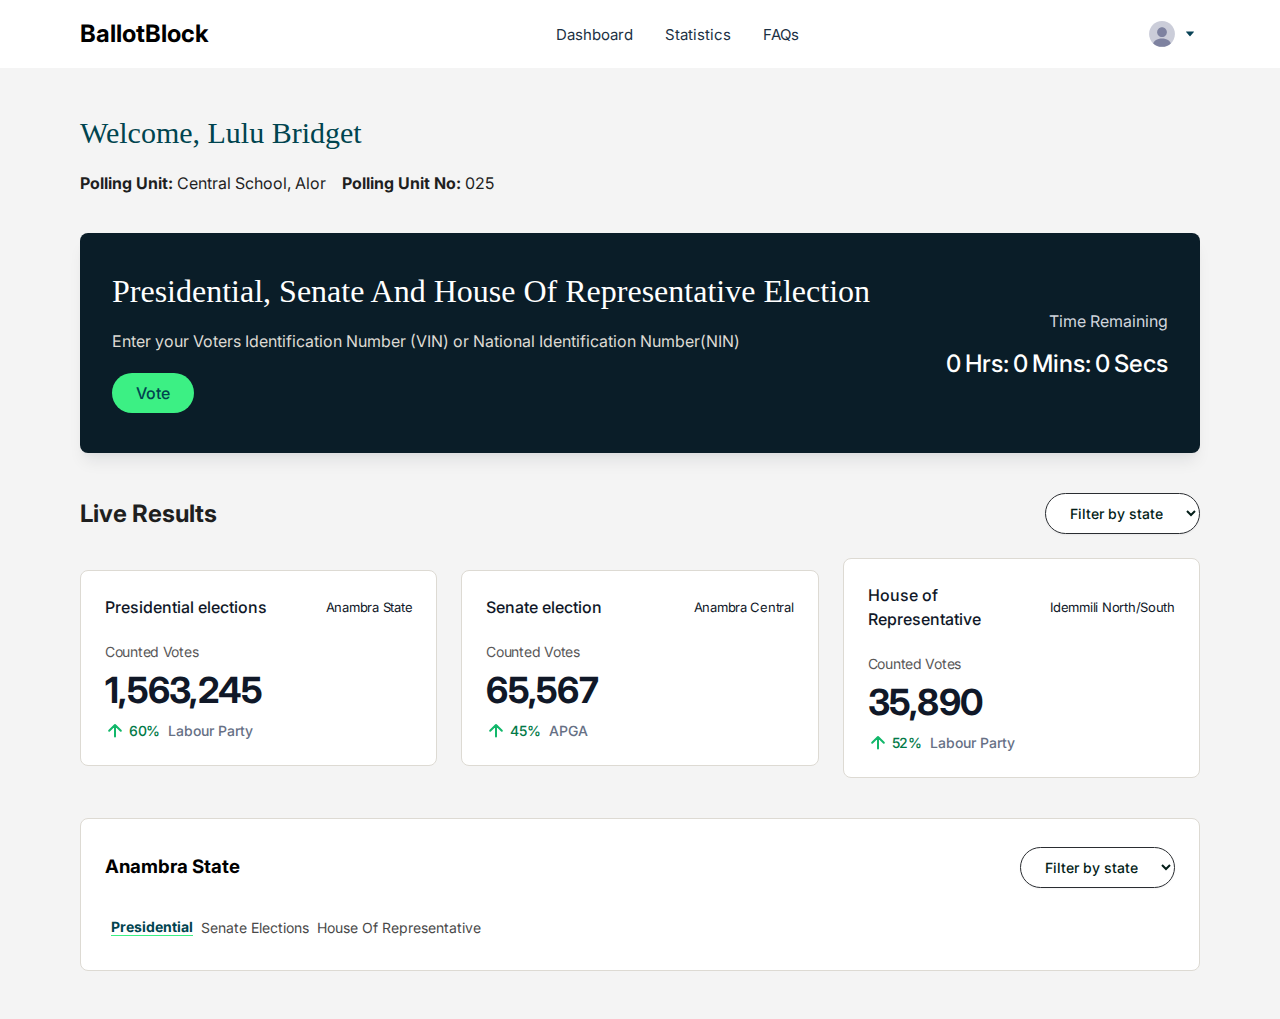
<file: Dashboard/index.html>
<!DOCTYPE html>
<html lang="en">
<head>
    <meta charset="UTF-8">
    <meta name="viewport" content="width=device-width, initial-scale=1.0">
    <title>Voter's Dashboard</title>
    <link rel="stylesheet" href="./style.css">
</head>
<body>
    <div class="hero">
        <header>
            <div class="logo">
                <h2>BallotBlock</h2>
            </div>
            <nav class="navigations">
                <!-- for mobile screen -->
                <div class="hamb">
                    <svg xmlns="http://www.w3.org/2000/svg" width="24" height="24" viewBox="0 0 24 24" fill="none">
                        <path d="M3 12H21M3 6H21M3 18H21" stroke="#344054" stroke-width="2" stroke-linecap="round" stroke-linejoin="round"/>
                    </svg>
                </div>
                <ul class="nav-list">
                    <li><a href="#">Dashboard</a></li>
                    <li><a href="#">Statistics</a></li>
                    <li><a href="#">FAQs</a></li>
                </ul>
            </nav>
            <div class="user-profile">
                <div class="profile-img">
                    <svg xmlns="http://www.w3.org/2000/svg" width="32" height="33" viewBox="0 0 32 33" fill="none">
                        <path opacity="0.4" d="M16 29.7316C23.3638 29.7316 29.3333 23.7621 29.3333 16.3983C29.3333 9.03448 23.3638 3.06494 16 3.06494C8.63619 3.06494 2.66666 9.03448 2.66666 16.3983C2.66666 23.7621 8.63619 29.7316 16 29.7316Z" fill="#7E82A0"/>
                        <path d="M16 9.63818C13.24 9.63818 11 11.8782 11 14.6382C11 17.3448 13.12 19.5449 15.9333 19.6249C15.9733 19.6249 16.0267 19.6249 16.0533 19.6249C16.08 19.6249 16.12 19.6249 16.1467 19.6249C16.16 19.6249 16.1733 19.6249 16.1733 19.6249C18.8667 19.5315 20.9867 17.3448 21 14.6382C21 11.8782 18.76 9.63818 16 9.63818Z" fill="#7E82A0"/>
                        <path d="M25.04 26.1979C22.6667 28.3846 19.4934 29.7313 16 29.7313C12.5067 29.7313 9.33336 28.3846 6.96002 26.1979C7.28002 24.9846 8.14669 23.8779 9.41336 23.0246C13.0534 20.5979 18.9734 20.5979 22.5867 23.0246C23.8667 23.8779 24.72 24.9846 25.04 26.1979Z" fill="#7E82A0"/>
                    </svg>
                </div>
                <div class="dropdown-icon">
                    <svg xmlns="http://www.w3.org/2000/svg" width="20" height="21" viewBox="0 0 20 21" fill="none">
                        <path d="M5.91754 8.43242L9.79806 12.7908C9.9096 12.9161 10.0904 12.9161 10.202 12.7908L14.0824 8.43242C14.2623 8.23031 14.135 7.88477 13.8804 7.88477H6.11952C5.86504 7.88477 5.73761 8.23032 5.91754 8.43242Z" fill="#094357"/>
                    </svg>
                </div>
            </div>
        </header>
    </div>
    <main>
        <div class="dashboard-container">
            <div class="welcome-info">
                <h3>Welcome, Lulu Bridget</h3>
                <div class="polling">
                    <p class="unit-name"><span>Polling unit:</span> Central school, Alor</p>
                    <p class="unit-no"><span>Polling unit No:</span> 025</p>
                </div>
            </div>
            <div class="vote">
                <div class="vote-text">
                    <h3>Presidential, Senate and house of  representative election</h3>
                    <legend>Enter your Voters Identification Number (VIN) or National Identification Number(NIN)</legend>
                    <button><a href="voting page/voting.html">Vote</a></button>
                </div>
                <div class="vote-timing">
                    <p>Time Remaining</p>
                    <div class="timer">
                        <div class="hour time">
                            <span id="hours">0</span>
                            <span>Hrs:</span>
                        </div>
                        <div class="min time">
                            <span id="mins">0</span>
                            <span>mins:</span>
                        </div>
                        <div class="sec time">
                            <span id="secs">0</span>
                            <span>secs</span>
                        </div>
                    </div>
                </div>
            </div>
            <div class="live-result">
                <div class="result-heading">
                    <h3>Live Results</h3>
					<select onchange="toggleLGA(this);" name="state" id="state" class="form-control">
						<option value="" selected="selected">Filter by state</option>
						<option value="Abia">Abia</option>
						<option value="Adamawa">Adamawa</option>
						<option value="AkwaIbom">AkwaIbom</option>
						<option value="Anambra">Anambra</option>
						<option value="Bauchi">Bauchi</option>
                        <option value="Bayelsa">Bayelsa</option>
                        <option value="Benue">Benue</option>
                        <option value="Borno">Borno</option>
                        <option value="Cross River">Cross River</option>
                        <option value="Delta">Delta</option>
                        <option value="Ebonyi">Ebonyi</option>
                        <option value="Edo">Edo</option>
                        <option value="Ekiti">Ekiti</option>
                        <option value="Enugu">Enugu</option>
                        <option value="FCT">FCT</option>
                        <option value="Gombe">Gombe</option>
                        <option value="Imo">Imo</option>
                        <option value="Jigawa">Jigawa</option>
                        <option value="Kaduna">Kaduna</option>
                        <option value="Kano">Kano</option>
                        <option value="Katsina">Katsina</option>
                        <option value="Kebbi">Kebbi</option>
                        <option value="Kogi">Kogi</option>
                        <option value="Kwara">Kwara</option>
                        <option value="Lagos">Lagos</option>
                        <option value="Nasarawa">Nasarawa</option>
                        <option value="Niger">Niger</option>
                        <option value="Ogun">Ogun</option>
                        <option value="Ondo">Ondo</option>
                        <option value="Osun">Osun</option>
                        <option value="Oyo">Oyo</option>
                        <option value="Plateau">Plateau</option>
                        <option value="Rivers">Rivers</option>
                        <option value="Sokoto">Sokoto</option>
                        <option value="Taraba">Taraba</option>
                        <option value="Yobe">Yobe</option>
                        <option value="Zamfara">Zamafara</option>
					</select>
                </div>
                <div class="result-container">
                    <div class="result">
                        <div class="result-box">
                            <div class="r-heading">
                                <h4>Presidential elections</h4>
                                <span>Anambra State</span>
                            </div>
                            <div class="counted-vote">
                                <small>Counted Votes</small>
                                <div class="number">
                                    <span>1,563,245</span>
                                </div>
                                <div class="change">
                                    <div class="chart">
                                        <svg xmlns="http://www.w3.org/2000/svg" width="20" height="21" viewBox="0 0 20 21" fill="none">
                                            <path d="M10.0001 16.6023V4.93567M10.0001 4.93567L4.16675 10.769M10.0001 4.93567L15.8334 10.769" stroke="#12B76A" stroke-width="2" stroke-linecap="round" stroke-linejoin="round"/>
                                        </svg>
                                        <small>60%</small>
                                    </div>
                                    <span>Labour Party</span>
                                </div>
                            </div>
                        </div>
                        <div class="result-box">
                            <div class="r-heading">
                                <h4>Senate election</h4>
                                <span>Anambra Central</span>
                            </div>
                            <div class="counted-vote">
                                <small>Counted Votes</small>
                                <div class="number">
                                    <span>65,567</span>
                                </div>
                                <div class="change">
                                    <div class="chart">
                                        <svg xmlns="http://www.w3.org/2000/svg" width="20" height="21" viewBox="0 0 20 21" fill="none">
                                            <path d="M10.0001 16.6023V4.93567M10.0001 4.93567L4.16675 10.769M10.0001 4.93567L15.8334 10.769" stroke="#12B76A" stroke-width="2" stroke-linecap="round" stroke-linejoin="round"/>
                                        </svg>
                                        <small>45%</small>
                                    </div>
                                    <span>APGA</span>
                                </div>
                            </div>
                        </div>
                        <div class="result-box">
                            <div class="r-heading">
                                <h4>House of Representative</h4>
                                <span>Idemmili North/South</span>
                            </div>
                            <div class="counted-vote">
                                <small>Counted Votes</small>
                                <div class="number">
                                    <span>35,890</span>
                                </div>
                                <div class="change">
                                    <div class="chart">
                                        <svg xmlns="http://www.w3.org/2000/svg" width="20" height="21" viewBox="0 0 20 21" fill="none">
                                            <path d="M10.0001 16.6023V4.93567M10.0001 4.93567L4.16675 10.769M10.0001 4.93567L15.8334 10.769" stroke="#12B76A" stroke-width="2" stroke-linecap="round" stroke-linejoin="round"/>
                                        </svg>
                                        <small>52%</small>
                                    </div>
                                    <span>Labour Party</span>
                                </div>
                            </div>
                        </div>
                    </div>
                </div>
            </div>
            <div class="state-statistics">
                <div class="stat-heading">
                    <h3>Anambra State</h3>
					<select onchange="toggleLGA(this);" name="state" id="state" class="state-list">
						<option value="" selected="selected">Filter by state</option>
						<option value="Abia">Abia</option>
						<option value="Adamawa">Adamawa</option>
						<option value="AkwaIbom">AkwaIbom</option>
						<option value="Anambra">Anambra</option>
						<option value="Bauchi">Bauchi</option>
                        <option value="Bayelsa">Bayelsa</option>
                        <option value="Benue">Benue</option>
                        <option value="Borno">Borno</option>
                        <option value="Cross River">Cross River</option>
                        <option value="Delta">Delta</option>
                        <option value="Ebonyi">Ebonyi</option>
                        <option value="Edo">Edo</option>
                        <option value="Ekiti">Ekiti</option>
                        <option value="Enugu">Enugu</option>
                        <option value="FCT">FCT</option>
                        <option value="Gombe">Gombe</option>
                        <option value="Imo">Imo</option>
                        <option value="Jigawa">Jigawa</option>
                        <option value="Kaduna">Kaduna</option>
                        <option value="Kano">Kano</option>
                        <option value="Katsina">Katsina</option>
                        <option value="Kebbi">Kebbi</option>
                        <option value="Kogi">Kogi</option>
                        <option value="Kwara">Kwara</option>
                        <option value="Lagos">Lagos</option>
                        <option value="Nasarawa">Nasarawa</option>
                        <option value="Niger">Niger</option>
                        <option value="Ogun">Ogun</option>
                        <option value="Ondo">Ondo</option>
                        <option value="Osun">Osun</option>
                        <option value="Oyo">Oyo</option>
                        <option value="Plateau">Plateau</option>
                        <option value="Rivers">Rivers</option>
                        <option value="Sokoto">Sokoto</option>
                        <option value="Taraba">Taraba</option>
                        <option value="Yobe">Yobe</option>
                        <option value="Zamfara">Zamafara</option>
					</select>
                </div>
                <div class="election-category">
                    <span class="active">Presidential</span>
                    <span>Senate Elections</span>
                    <span>House of Representative</span>
                </div>
            </div>
        </div>
    </main>
    <script src="/Dashboard/script.js"></script>
</body>
</html>
</file>
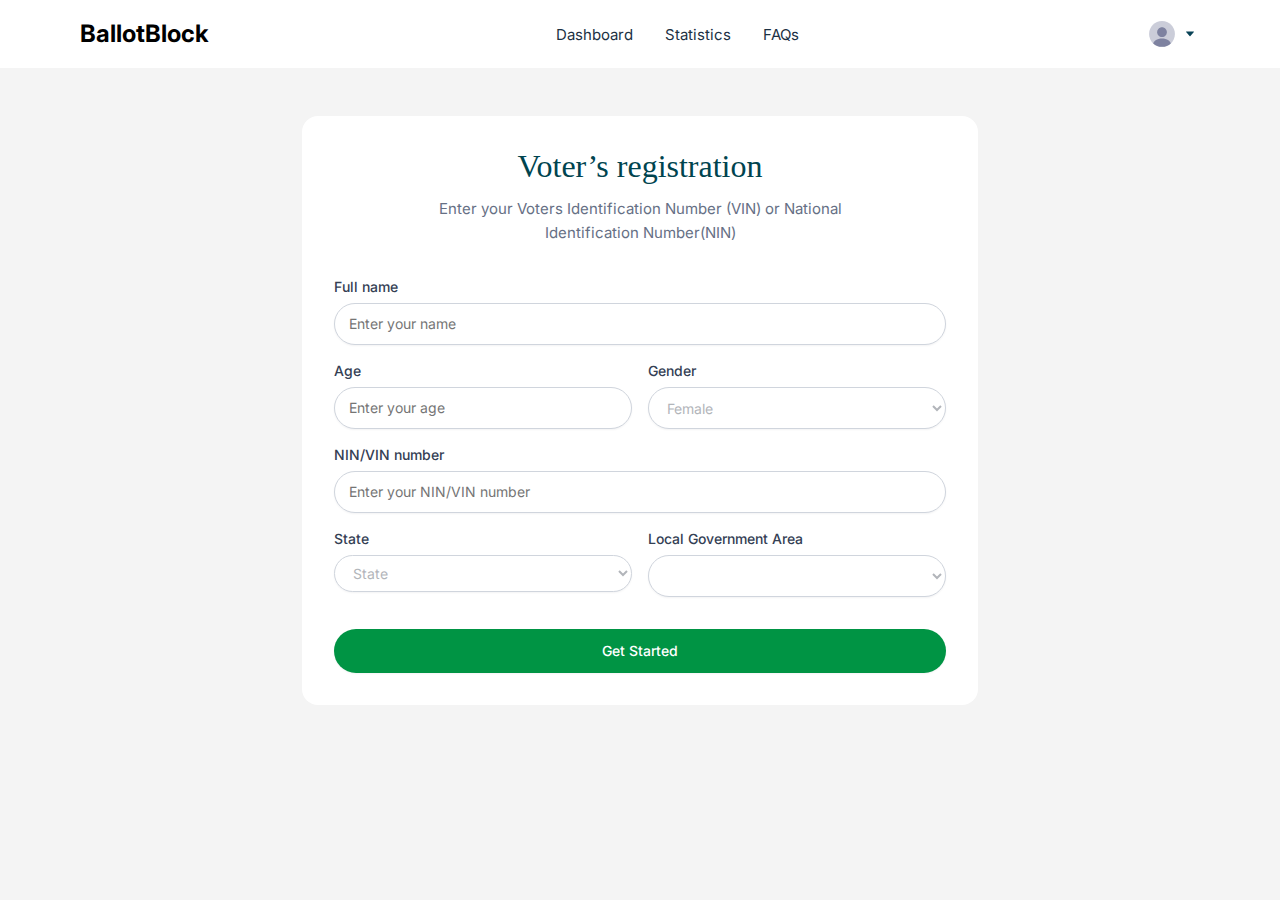
<file: Voter's Registration/index.html>
<!DOCTYPE html>
<html lang="en">
<head>
    <meta charset="UTF-8">
    <meta name="viewport" content="width=device-width, initial-scale=1.0">
    <title>Ballot Block</title>
    <link rel="stylesheet" href="./style.css">
</head>
<body>
    <section class="hero">
        <header>
            <div class="logo">
                <h2>BallotBlock</h2>
            </div>
            <nav class="navigations">
                <!-- for mobile screen -->
                <div class="hamb">
                    <span></span>
                    <span></span>
                    <span></span>
                </div>
                <ul class="nav-list">
                    <li><a href="#">Dashboard</a></li>
                    <li><a href="#">Statistics</a></li>
                    <li><a href="#">FAQs</a></li>
                </ul>
            </nav>
            <div class="user-profile">
                <div class="profile-img">
                    <svg xmlns="http://www.w3.org/2000/svg" width="32" height="33" viewBox="0 0 32 33" fill="none">
                        <path opacity="0.4" d="M16 29.7316C23.3638 29.7316 29.3333 23.7621 29.3333 16.3983C29.3333 9.03448 23.3638 3.06494 16 3.06494C8.63619 3.06494 2.66666 9.03448 2.66666 16.3983C2.66666 23.7621 8.63619 29.7316 16 29.7316Z" fill="#7E82A0"/>
                        <path d="M16 9.63818C13.24 9.63818 11 11.8782 11 14.6382C11 17.3448 13.12 19.5449 15.9333 19.6249C15.9733 19.6249 16.0267 19.6249 16.0533 19.6249C16.08 19.6249 16.12 19.6249 16.1467 19.6249C16.16 19.6249 16.1733 19.6249 16.1733 19.6249C18.8667 19.5315 20.9867 17.3448 21 14.6382C21 11.8782 18.76 9.63818 16 9.63818Z" fill="#7E82A0"/>
                        <path d="M25.04 26.1979C22.6667 28.3846 19.4934 29.7313 16 29.7313C12.5067 29.7313 9.33336 28.3846 6.96002 26.1979C7.28002 24.9846 8.14669 23.8779 9.41336 23.0246C13.0534 20.5979 18.9734 20.5979 22.5867 23.0246C23.8667 23.8779 24.72 24.9846 25.04 26.1979Z" fill="#7E82A0"/>
                    </svg>
                </div>
                <div class="dropdown-icon">
                    <svg xmlns="http://www.w3.org/2000/svg" width="20" height="21" viewBox="0 0 20 21" fill="none">
                        <path d="M5.91754 8.43242L9.79806 12.7908C9.9096 12.9161 10.0904 12.9161 10.202 12.7908L14.0824 8.43242C14.2623 8.23031 14.135 7.88477 13.8804 7.88477H6.11952C5.86504 7.88477 5.73761 8.23032 5.91754 8.43242Z" fill="#094357"/>
                    </svg>
                </div>
            </div>
        </header>
    </section>
    <div class="hero-text">
        <div class="container" id="signupForm">
            <div class="form-heading" role="heading">
                <h3>Voter’s registration</h3>
                <p>Enter your Voters Identification Number (VIN) or National Identification Number(NIN)</p>
            </div>
            <form class="voter-registration" role="form">
                <div class="userName user-info" >
                    <label for="name">Full name</label>
                    <input type="text" class="user-input" placeholder="Enter your name">
                </div>
                <div class="ageGender">
                    <div class="age user-info">
                        <label for="age">Age</label>
                        <input type="number" class="user-input" placeholder="Enter your age">
                    </div>
                    <div class="gender user-info">
                        <label for="gender">Gender</label>
                        <select>
                            <option>Female</option>
                            <option>Male</option>
                        </select>
                    </div>
                </div>  
                <div class="nin-vin user-info">
                    <label for="nin">NIN/VIN number</label>
                    <input type="number" class="user-input" placeholder="Enter your NIN/VIN number">
                </div>
                <div class="stateArea">
                    <div class="state user-info">
                        <label class="control-label">State</label>
						<select onchange="toggleLGA(this);" name="state" id="state" class="form-control">
							<option value="" selected="selected">State</option>
							<option value="Abia">Abia</option>
							<option value="Adamawa">Adamawa</option>
							<option value="AkwaIbom">AkwaIbom</option>
							<option value="Anambra">Anambra</option>
							<option value="Bauchi">Bauchi</option>
							<option value="Bayelsa">Bayelsa</option>
							<option value="Benue">Benue</option>
							<option value="Borno">Borno</option>
							<option value="Cross River">Cross River</option>
							<option value="Delta">Delta</option>
							<option value="Ebonyi">Ebonyi</option>
							<option value="Edo">Edo</option>
							<option value="Ekiti">Ekiti</option>
							<option value="Enugu">Enugu</option>
							<option value="FCT">FCT</option>
							<option value="Gombe">Gombe</option>
							<option value="Imo">Imo</option>
							<option value="Jigawa">Jigawa</option>
							<option value="Kaduna">Kaduna</option>
							<option value="Kano">Kano</option>
							<option value="Katsina">Katsina</option>
							<option value="Kebbi">Kebbi</option>
							<option value="Kogi">Kogi</option>
							<option value="Kwara">Kwara</option>
							<option value="Lagos">Lagos</option>
							<option value="Nasarawa">Nasarawa</option>
							<option value="Niger">Niger</option>
							<option value="Ogun">Ogun</option>
							<option value="Ondo">Ondo</option>
							<option value="Osun">Osun</option>
							<option value="Oyo">Oyo</option>
							<option value="Plateau">Plateau</option>
							<option value="Rivers">Rivers</option>
							<option value="Sokoto">Sokoto</option>
							<option value="Taraba">Taraba</option>
							<option value="Yobe">Yobe</option>
							<option value="Zamfara">Zamafara</option>
						</select>
                    </div>
                    <div class="area user-info form-group">
                        <label for="localArea">Local Government Area</label>
                        <select name="lga" id="lga" class="form-control select-lga" required></select>
                    </div>
                </div>
              
            </form>
            <div class="button">
                <a href="#" role="button">Get Started</a></button>
            </div>
        </div>
    </div>
    <script src="https://code.jquery.com/jquery-3.5.1.slim.min.js"
    integrity="sha384-DfXdz2htPH0lsSSs5nCTpuj/zy4C+OGpamoFVy38MVBnE+IbbVYUew+OrCXaRkfj"
    crossorigin="anonymous"></script>
<script src="https://cdn.jsdelivr.net/npm/popper.js@1.16.0/dist/umd/popper.min.js"
    integrity="sha384-Q6E9RHvbIyZFJoft+2mJbHaEWldlvI9IOYy5n3zV9zzTtmI3UksdQRVvoxMfooAo"
    crossorigin="anonymous"></script>
    <script src="./lga.min.js"></script>
    <script src="./script.js"></script>
</body>
</html>
</file>
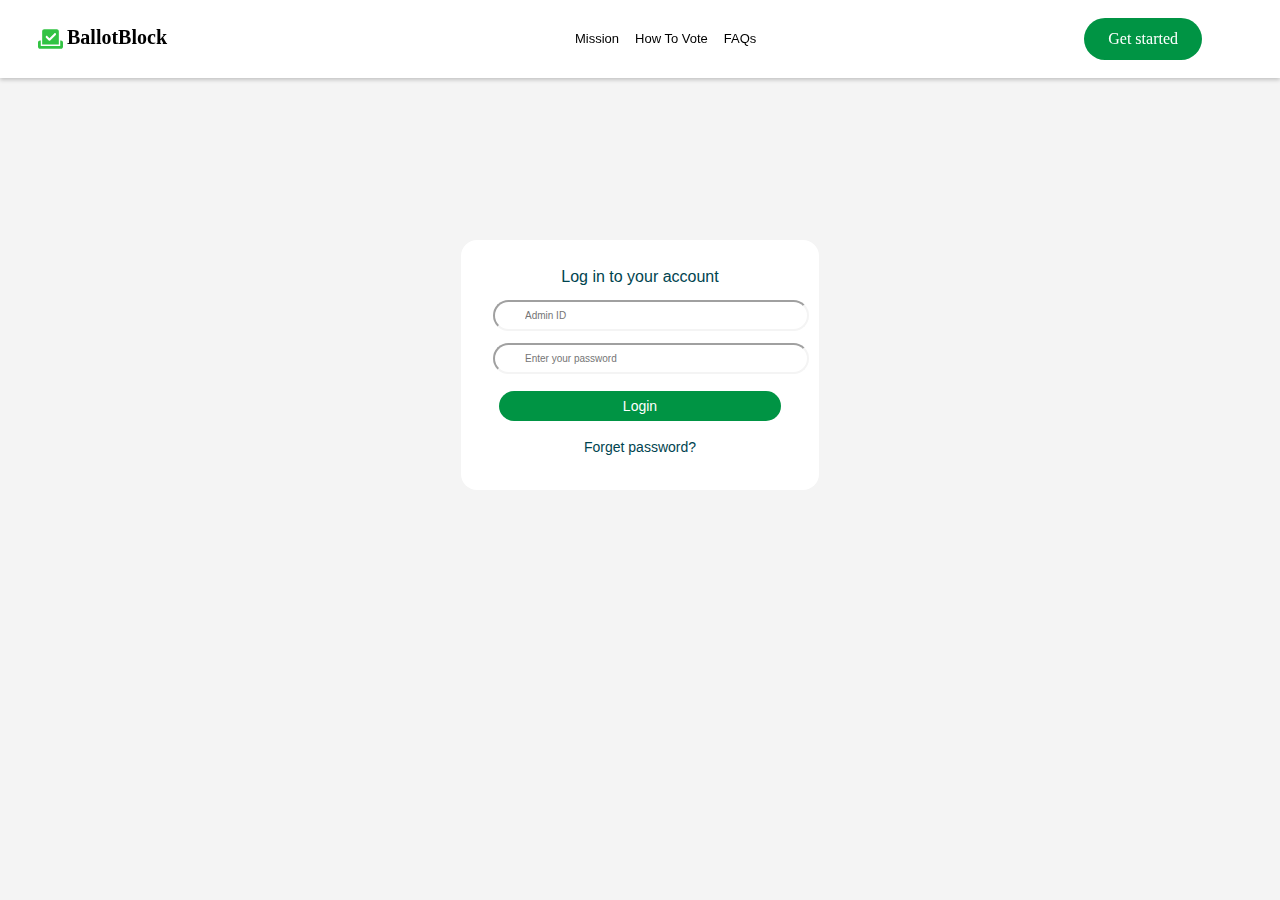
<file: login page/login.html>
<!DOCTYPE html>
<html lang="en">
<head>
    <meta charset="UTF-8">
    <meta name="viewport" content="width=device-width, initial-scale=1.0">
    <title>BallotBlock Login</title>
    <link rel="stylesheet" type="text/css" href="assets/bootstrap.min.css">
    <link rel="stylesheet" href="login.css">
    <link rel="stylesheet" href="https://cdnjs.cloudflare.com/ajax/libs/font-awesome/4.7.0/css/font-awesome.min.css">
</head>
<body>
    <div class="main-wrapper">
        <div class="header-wrapper">
            <div class="header gap-x">
                <nav class="navbar navbar-expand-lg main container-fluid">
                    <div class="logo">
                        <img src="vote logo.svg">
                        <h2 class="Ballot">BallotBlock</h2>
                    </div>

                    <button class="navbar-toggler" type="button" data-toggle="collapse" data-target="#collapsibleNavbar">
                        <span class="navbar-toggler-icon"></span>
                        <div class="hamburger">
                            <div class="hamburger-top"></div>
                            <div class="hamburger-middle"></div>
                            <div class="hamburger-bottom"></div>
                        </div>
                    </button>

                    <div class="collapse navbar-collapse mobile" id="collapsibleNavbar">
                        <ul class="navbar-nav Mission">
                            <li class="nav-item">
                                <a class="nav-link header1" href="">Mission</a>
                            </li>
                            <li class="nav-item">
                                <a class="nav-link header1" href="">How To Vote</a>
                            </li>
                            <li class="nav-item">
                                <a class="nav-link header1" href="">FAQs</a>
                            </li>
                        </ul>
                        <ul class="navbar-nav ml-auto">
                            <li class="nav-item">
                                <div class="getStarted">
                                    <a class="nav-link header2" href="Dashboard/index.html">Get started</a>
                                </div>
                            </li>
                        </ul>
                    </div>
                </nav>
            </div>
        </div>
    </div>

    <section class="login-page container-fluid">
        <div class="login-box">
            <h3 class="text2">Log in to your account</h3>
            <div class="form">
                <div class="">
                    <input class="admin" type="text" placeholder="Admin ID">
                </div>
                <div class="">
                    <input class="password" type="password" placeholder="Enter your password">
                </div>
                <div class="link2">
                    <a class="login-link" href="Dashboard/index.html">Login</a>
                </div>
            </div>
            <p class="forgotP">Forget password?</p>

        </div>
    </section>
    <script src="assets/jquery.min.js"></script>
	<script type="text/javascript" src="assets/popper.min.js"></script>
	<script src="assets/bootstrap.min.js"></script>
</body>
</html>
</file>
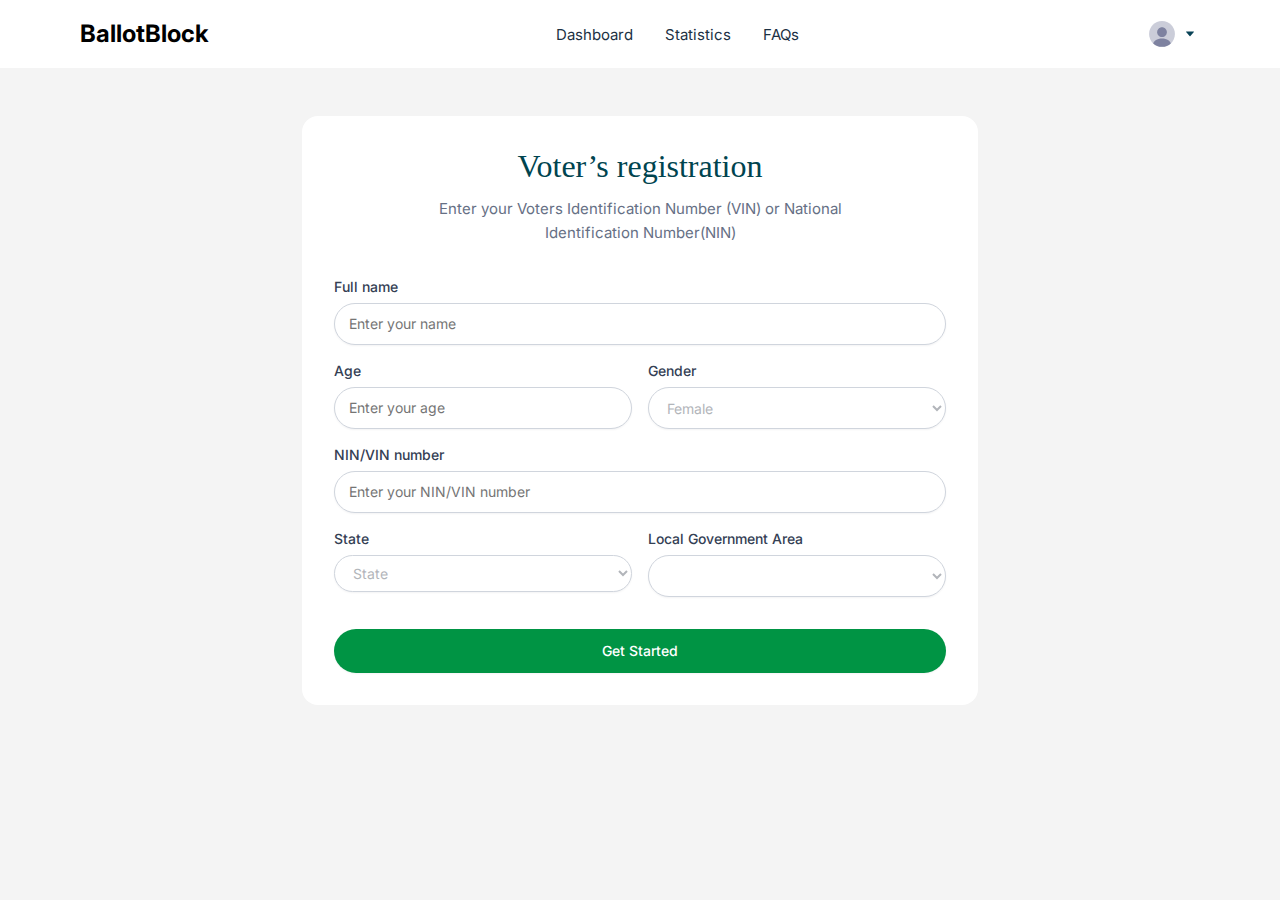
<file: Voter's Registration/registration.html>
<!DOCTYPE html>
<html lang="en">
<head>
    <meta charset="UTF-8">
    <meta name="viewport" content="width=device-width, initial-scale=1.0">
    <title>Ballot Block</title>
    <link rel="stylesheet" href="./style.css">
</head>
<body>
    <section class="hero">
        <header>
            <div class="logo">
                <h2>BallotBlock</h2>
            </div>
            <nav class="navigations">
                <!-- for mobile screen -->
                <div class="hamb">
                    <span></span>
                    <span></span>
                    <span></span>
                </div>
                <ul class="nav-list">
                    <li><a href="#">Dashboard</a></li>
                    <li><a href="#">Statistics</a></li>
                    <li><a href="#">FAQs</a></li>
                </ul>
            </nav>
            <div class="user-profile">
                <div class="profile-img">
                    <svg xmlns="http://www.w3.org/2000/svg" width="32" height="33" viewBox="0 0 32 33" fill="none">
                        <path opacity="0.4" d="M16 29.7316C23.3638 29.7316 29.3333 23.7621 29.3333 16.3983C29.3333 9.03448 23.3638 3.06494 16 3.06494C8.63619 3.06494 2.66666 9.03448 2.66666 16.3983C2.66666 23.7621 8.63619 29.7316 16 29.7316Z" fill="#7E82A0"/>
                        <path d="M16 9.63818C13.24 9.63818 11 11.8782 11 14.6382C11 17.3448 13.12 19.5449 15.9333 19.6249C15.9733 19.6249 16.0267 19.6249 16.0533 19.6249C16.08 19.6249 16.12 19.6249 16.1467 19.6249C16.16 19.6249 16.1733 19.6249 16.1733 19.6249C18.8667 19.5315 20.9867 17.3448 21 14.6382C21 11.8782 18.76 9.63818 16 9.63818Z" fill="#7E82A0"/>
                        <path d="M25.04 26.1979C22.6667 28.3846 19.4934 29.7313 16 29.7313C12.5067 29.7313 9.33336 28.3846 6.96002 26.1979C7.28002 24.9846 8.14669 23.8779 9.41336 23.0246C13.0534 20.5979 18.9734 20.5979 22.5867 23.0246C23.8667 23.8779 24.72 24.9846 25.04 26.1979Z" fill="#7E82A0"/>
                    </svg>
                </div>
                <div class="dropdown-icon">
                    <svg xmlns="http://www.w3.org/2000/svg" width="20" height="21" viewBox="0 0 20 21" fill="none">
                        <path d="M5.91754 8.43242L9.79806 12.7908C9.9096 12.9161 10.0904 12.9161 10.202 12.7908L14.0824 8.43242C14.2623 8.23031 14.135 7.88477 13.8804 7.88477H6.11952C5.86504 7.88477 5.73761 8.23032 5.91754 8.43242Z" fill="#094357"/>
                    </svg>
                </div>
            </div>
        </header>
    </section>
    <div class="hero-text">
        <div class="container" id="signupForm">
            <div class="form-heading" role="heading">
                <h3>Voter’s registration</h3>
                <p>Enter your Voters Identification Number (VIN) or National Identification Number(NIN)</p>
            </div>
            <form class="voter-registration" role="form">
                <div class="userName user-info" >
                    <label for="name">Full name</label>
                    <input type="text" class="user-input" placeholder="Enter your name">
                </div>
                <div class="ageGender">
                    <div class="age user-info">
                        <label for="age">Age</label>
                        <input type="number" class="user-input" placeholder="Enter your age">
                    </div>
                    <div class="gender user-info">
                        <label for="gender">Gender</label>
                        <select>
                            <option>Female</option>
                            <option>Male</option>
                        </select>
                    </div>
                </div>  
                <div class="nin-vin user-info">
                    <label for="nin">NIN/VIN number</label>
                    <input type="number" class="user-input" placeholder="Enter your NIN/VIN number">
                </div>
                <div class="stateArea">
                    <div class="state user-info">
                        <label class="control-label">State</label>
						<select onchange="toggleLGA(this);" name="state" id="state" class="form-control">
							<option value="" selected="selected">State</option>
							<option value="Abia">Abia</option>
							<option value="Adamawa">Adamawa</option>
							<option value="AkwaIbom">AkwaIbom</option>
							<option value="Anambra">Anambra</option>
							<option value="Bauchi">Bauchi</option>
							<option value="Bayelsa">Bayelsa</option>
							<option value="Benue">Benue</option>
							<option value="Borno">Borno</option>
							<option value="Cross River">Cross River</option>
							<option value="Delta">Delta</option>
							<option value="Ebonyi">Ebonyi</option>
							<option value="Edo">Edo</option>
							<option value="Ekiti">Ekiti</option>
							<option value="Enugu">Enugu</option>
							<option value="FCT">FCT</option>
							<option value="Gombe">Gombe</option>
							<option value="Imo">Imo</option>
							<option value="Jigawa">Jigawa</option>
							<option value="Kaduna">Kaduna</option>
							<option value="Kano">Kano</option>
							<option value="Katsina">Katsina</option>
							<option value="Kebbi">Kebbi</option>
							<option value="Kogi">Kogi</option>
							<option value="Kwara">Kwara</option>
							<option value="Lagos">Lagos</option>
							<option value="Nasarawa">Nasarawa</option>
							<option value="Niger">Niger</option>
							<option value="Ogun">Ogun</option>
							<option value="Ondo">Ondo</option>
							<option value="Osun">Osun</option>
							<option value="Oyo">Oyo</option>
							<option value="Plateau">Plateau</option>
							<option value="Rivers">Rivers</option>
							<option value="Sokoto">Sokoto</option>
							<option value="Taraba">Taraba</option>
							<option value="Yobe">Yobe</option>
							<option value="Zamfara">Zamafara</option>
						</select>
                    </div>
                    <div class="area user-info form-group">
                        <label for="localArea">Local Government Area</label>
                        <select name="lga" id="lga" class="form-control select-lga" required></select>
                    </div>
                </div>
              
            </form>
            <div class="button">
                <a href="Login page/login.html" role="button">Get Started</a></button>
            </div>
        </div>
    </div>
    <script src="https://code.jquery.com/jquery-3.5.1.slim.min.js"
    integrity="sha384-DfXdz2htPH0lsSSs5nCTpuj/zy4C+OGpamoFVy38MVBnE+IbbVYUew+OrCXaRkfj"
    crossorigin="anonymous"></script>
<script src="https://cdn.jsdelivr.net/npm/popper.js@1.16.0/dist/umd/popper.min.js"
    integrity="sha384-Q6E9RHvbIyZFJoft+2mJbHaEWldlvI9IOYy5n3zV9zzTtmI3UksdQRVvoxMfooAo"
    crossorigin="anonymous"></script>
    <script src="./lga.min.js"></script>
    <script src="./script.js"></script>
</body>
</html>
</file>
<file: Dashboard/style.css>
@import url('https://fonts.googleapis.com/css2?family=Inter:wght@300;400;500;600;700;800&family=Roboto+Condensed:wght@300;400;500;600;700;800;900&display=swap');

*,
*::before,
*::after {
  box-sizing: border-box;
}
* {
  margin: 0;
  padding:0;
  border:none;
  outline:0;
  vertical-align: baseline;
  font-family: 'Inter', sans-serif;
}
body {
  line-height: 1.5;
  -webkit-font-smoothing: antialiased;
  background: #F4F4F4;
}
ul, ul {
	list-style: none;
}
a{
    text-decoration: none;
}
img,
picture,
video,
canvas,
svg {
  display: block;
  max-width: 100%;
}
input,
button,
textarea,
select {
  font: inherit;
}
p,
h1,
h2,
h3,
h4,
h5,
h6 {
  overflow-wrap: break-word;
}
#root,
#__next {
  isolation: isolate;
}
header{
    display: flex;
    padding: 16px 80px;
    justify-content: space-between;
    align-items: center;
    background: #FFF;;
}
header nav .hamb{
    display:none;
}
header > .navigations ul {
    display: inline-flex;
    align-items: flex-start;
    gap: 32px;
}
header > .navigations ul li{
    font-size: 15px;
    font-style: normal;
    font-weight: 400;
    line-height: normal;
    position: relative;
    text-transform: capitalize;
}
header > .navigations ul li a{
    color: #1C3144;
}
.navigations ul li::after {
    content: "";
    height:3px;
    border-radius: 15px;
    width: 0;
    background-color: #1C3144;
    position: absolute;
    left:0;
    bottom:-2px;
    transition:0.5s;
}
.navigations ul li:hover::after {
    width:100%;
}
.user-profile{
    display: flex;
    align-items: center;
    gap: 2px;
}
.user-profile > .profile-img svg{
    width: 32px;
    height: 32px;
    flex-shrink: 0;
    color:#7E82A0;
}
.user-profile > .dropdown-icon svg{
    width: 20px;
    height: 20px;
    color: #094357;
}
/* the main body */
main{
    display: flex;
    padding: 48px 80px;
    flex-direction: column;
    align-items: center;
    gap: 48px;
    align-self: stretch;
    font-family: 'Inter',sans-serif;
}
main .dashboard-container{
    display: flex;
    flex-direction: column;
    align-items: flex-start;
    gap: 40px;
    align-self: stretch;
}
.welcome-info{
    display: flex;
    flex-direction: column;
    align-items: flex-start;
    gap: 23px;
}
.welcome-info h3{
    color:  #00444F;
    font-family: Financier Display;
    font-size: 30px;
    font-style: normal;
    font-weight: 300;
    line-height: normal;
    text-transform: capitalize;
}
.welcome-info .polling{
    display: flex;
    align-items: flex-start;
    gap: 16px;
}
.polling .unit-name span,
.unit-no span
{
    color: #1F1F1F;
    font-size: 16px;
    font-style: normal;
    font-weight: 700;
    line-height: normal;
    text-transform: capitalize;
}
.polling .unit-name,
.polling .unit-no{
    color: #1F1F1F;
    font-size: 16px;
    font-style: normal;
    font-weight: 400;
    line-height: normal;
    text-transform: capitalize;
}
.dashboard-container .vote{
    display: flex;
    padding: 40px 32px;
    align-items: center;
    gap: 16px;
    align-self: stretch;
    border-radius: 8px;
    background: #0A1D28;
    box-shadow: 0px 4px 6px -2px rgba(16, 24, 40, 0.03), 0px 12px 16px -4px rgba(16, 24, 40, 0.08);
}
.vote .vote-text{
    display: flex;
    flex-direction: column;
    align-items: flex-start;
    gap: 20px;
    flex: 1 0 0;
}
.vote-text h3{
    font-family: Financier Display;
    color: #FFF;
    font-size: 32px;
    font-style: normal;
    font-weight: 300;
    line-height: 36px;
    text-transform: capitalize;
}
.vote-text legend{
    color: #DDDAD3;
    font-size: 16px;
    font-style: normal;
    font-weight: 400;
    line-height: 24px;
}
.vote-text button{
    display: flex;
    height: 40px;
    padding: 9px 24px;
    justify-content: center;
    align-items: center;
    gap: 8px;
    border-radius: 36px;
    background:#3CF084;
}
.vote-text button a{
    color: #00444F;
    font-family: 'Inter', sans-serif;
    font-size: 16px;
    font-style: normal;
    font-weight: 500;
    line-height: normal;
    text-transform: capitalize;
}
.vote .vote-timing{
    display: flex;
    flex-direction: column;
    align-items: flex-end;
    gap: 16px;
}
.vote-timing p{
    color: #D0D5DD;
    font-size: 16px;
    font-style: normal;
    font-weight: 400;
    line-height: 24px; 
}
.vote-timing .timer{
    display: flex;
    gap:4px;
}
.timer span{
    color: #FFF;
    font-size: 24px;
    font-style: normal;
    font-weight: 500;
    line-height: normal;
    text-transform: capitalize;
}
/* styling for live result */
.dashboard-container .live-result{
    display: flex;
    flex-direction: column;
    align-items: flex-start;
    gap: 24px;
    align-self: stretch;
}
.live-result .result-heading{
    display: flex;
    justify-content: space-between;
    align-items: center;
    align-self: stretch;
}
.result-heading h3{
    color: #1F1F1F;
    font-size: 24px;
    font-style: normal;
    font-weight: 700;
    line-height: normal;
    text-transform: capitalize;
}
.result-heading .form-control{
    display: flex;
    padding: 10px 20px;
    justify-content: center;
    align-items: center;
    gap: 4px;
    border-radius: 46px;
    border: 1px solid #2A2D31;
    background: #FFF;
    box-shadow: 0px 1px 2px 0px rgba(16, 24, 40, 0.05);
}
.result-heading select[name="state"]{
    color: #041E19;
    font-size: 14px;
    font-style: normal;
    font-weight: 500;
    line-height: 20px;
}
/* result styling */
.live-result .result-container{
    display: flex;
    flex-direction: column;
    align-items: flex-start;
    gap: 24px;
    align-self: stretch;
}
.result-container .result{
    display: flex;
    align-items: center;
    gap: 24px;
    align-self: stretch;
}
.result .result-box{
    display: flex;
    padding: 24px;
    flex-direction: column;
    align-items: flex-start;
    gap: 24px;
    flex: 1 0 0;
    border-radius: 8px;
    border: 1px solid #DDDAD3;
    background:#fff;
}
.result-box .r-heading{
    display: flex;
    align-items: center;
    gap: 8px;
    align-self: stretch;
}
.r-heading h4{
    color:  #101828;
    font-weight: 500;
    font-size: 16px;
    font-style: normal;
    line-height: 24px;
    flex:1 0 0;
}
.r-heading span{
    color: #101828;
    font-size: 13px;
    font-style: normal;
    font-weight: 400;
    line-height: normal;
    letter-spacing: -0.26px;
}
.result-box .counted-vote{
    display: flex;
    flex-direction: column;
    align-items: flex-start;
    gap: 8px;
    align-self: stretch;
}
.counted-vote small{
    color: #595858;
    font-size: 14px;
    font-style: normal;
    font-weight: 400;
    line-height: normal;
    letter-spacing: -0.28px;
}
.counted-vote .number{
    display: flex;
    flex-direction: column;
    align-items: flex-start;
    gap: 8px;
    align-self: stretch;
}
.number span{
    color: #101828;
    font-size: 36px;
    font-style: normal;
    font-weight: 700;
    line-height: 44px;
    letter-spacing: -0.72px;
}
.counted-vote .change{
    display: flex;
    align-items: center;
    gap: 8px;
    align-self: stretch;
}
.change .chart {
    display: flex;
    justify-content: center;
    align-items: center;
    gap: 4px;
}
.change .chart small{
    color: #027A48;
    text-align: center;
    font-size: 14px;
    font-style: normal;
    font-weight: 500;
    line-height: 20px; 
}
.counted-vote .change span{
    color: #667085;
    font-size: 14px;
    font-style: normal;
    font-weight: 500;
    line-height: 20px;
}
/* statistics */
.state-statistics{
    display: flex;
    width:100%;
    padding: 28px 24px;
    flex-direction: column;
    gap: 24px;
    border-radius: 8px;
    border: 1px solid #DDDAD3;
    background: #FFF;
}
.state-statistics .stat-heading{
    display: flex;
    justify-content: space-between;
    align-items: center;
}
.stat-heading .state-list{
    display: flex;
    padding: 10px 20px;
    justify-content: center;
    align-items: center;
    gap: 4px;
    border-radius: 46px;
    border: 1px solid #2A2D31;
    background: #FFF;
    box-shadow: 0px 1px 2px 0px rgba(16, 24, 40, 0.05);
}
.stat-heading select[name="state"]{
    color: #041E19;
    font-size: 14px;
    font-style: normal;
    font-weight: 500;
    line-height: 20px;
}
.election-category{
    display: flex;
    padding: 6px;
    align-items: center;
    gap: 8px;

}
.election-category span{
    color: #494949;
    font-size: 14px;
    font-style: normal;
    font-weight: 400;
    line-height: normal;
    text-transform: capitalize;
}
.election-category span.active{
    color: #00444F;
    font-weight: 700;    
    border-bottom: 1px solid  #3CF084;
}

@media screen and (max-width:600px){
    .hero{
        display: flex;
        max-width: 620px;
        flex-direction: column;
        justify-content: center;
        align-items: center;
        flex-shrink: 0;
    }
    header{
        display: flex;
        padding: 12px 24px;
        justify-content: space-between;
        align-items: center;
        align-self: stretch;
    }
    header nav .hamb{
        display:flex;
    }
    header > .navigations{
        display: flex;
        align-items: center;
        justify-content: center;
    }
    .navigations ul{
        position: absolute;
        top:90px;
        right:-65%;
        bottom:0;
        width:60%;
        height: 50%;
        background: black;
        z-index: 2;
        padding: 6% 9%;
        transition: .3s right;
        border-radius: 10px;
    }
    .navigations ul li{
        display: block;
    }
    .navigations ul li a{
        display: block;
        text-align: center;
        font-size: 18px;
        font-weight: 400;
        margin-left: 0;
        margin-bottom: 40px;
    }
    header .user-profile{
        display: none;
    }
    main{
        display: flex;
        padding: 40px 24px;
        flex-direction: column;
        align-items: center;
        gap: 72px;
        flex: 1 0 0;
        align-self: stretch;
    }
    main .dashboard-container{
        display: flex;
        flex-direction: column;
        align-items: flex-start;
        gap: 24px;
        align-self: stretch;
    }
    .vote{
        display: flex;
        flex-direction: column;
        align-items:flex-start;
    }
    .vote .vote-text h3{
        color: #FFF;
        font-size: 24px;
        font-style: normal;
        font-weight: 300;
        line-height: 30px;
        text-transform: capitalize;
    }
    .vote-text p{
        font-size: 14px;
        line-height: 24px; 
    }
    .timer .time span{
        font-size: 14px;
        font-style: normal;
        font-weight: 500;
        line-height: normal;
    }
    .vote .vote-timing{
        align-items: flex-start;
        display:flex;
        flex-direction: row;
    }
}
</file>
<file: Voter's Registration/style.css>
@import url('https://fonts.googleapis.com/css2?family=Inter:wght@300;400;500;600;700;800&family=Roboto+Condensed:wght@300;400;500;600;700;800;900&display=swap');

*,
*::before,
*::after {
  box-sizing: border-box;
}
* {
  margin: 0;
  padding:0;
  border:none;
  outline:0;
  vertical-align: baseline;
  font-family: 'Inter','Roboto Condensed', sans-serif;
}
body {
  line-height: 1.5;
  -webkit-font-smoothing: antialiased;
  background: #F4F4F4;
}
ul, ul {
	list-style: none;
}
a{
    text-decoration: none;
}
img,
picture,
video,
canvas,
svg {
  display: block;
  max-width: 100%;
}
input,
button,
textarea,
select {
  font: inherit;
}
p,
h1,
h2,
h3,
h4,
h5,
h6 {
  overflow-wrap: break-word;
}
#root,
#__next {
  isolation: isolate;
}
header{
    font-family:'Roboto Condensed', sans-serif;
    display: flex;
    padding: 16px 80px;
    justify-content: space-between;
    align-items: center;
    background: #FFF;;
}
nav .hamb{
    display:none;
}
header > .navigations ul {
    display: inline-flex;
    align-items: flex-start;
    gap: 32px;
}
header > .navigations ul li{
    font-family: DM Sans;
    font-size: 15px;
    font-style: normal;
    font-weight: 400;
    line-height: normal;
    text-transform: capitalize;
}
.navigations ul li a{
    color:  #1C3144;
}
.user-profile{
    display: flex;
    align-items: center;
    gap: 2px;
}
.user-profile > .profile-img svg{
    width: 32px;
    height: 32px;
    flex-shrink: 0;
    color:#7E82A0;
}
.user-profile > .dropdown-icon svg{
    width: 20px;
    height: 20px;
    color: #094357;
}
/* main content */
.hero-text{
    display: flex;
    padding: 48px 80px;
    flex-direction: column;
    align-items: center;
    gap: 48px;
    align-self: stretch;
}
.hero-text > .container#signupForm{
    display: flex;
    width: 676px;
    padding: 32px;
    flex-direction: column;
    align-items: center;
    gap: 32px;
    border-radius: 16px;
    background-color:#fff;
}
.container .form-heading{
    display: flex;
    flex-direction: column;
    justify-content: center;
    align-items: center;
    gap: 12px;
    align-self: stretch;
    color: #00444F;
}
.form-heading > h3{
    color:#00444F;
    text-align: center;
    font-family: Financier Display;
    font-size: 32px;
    font-style: normal;
    font-weight: 300;
    line-height: normal;
}
.form-heading > p{
    color:  #667085;
    text-align: center;
    font-size: 15px;
    width:453px;
    font-style: normal;
    font-weight: 400;
    line-height: 24px; /* 150% */
}
/* form styling */
form{
    display: flex;
    flex-direction: column;
    align-items: flex-start;
    gap: 16px;
    align-self: stretch;;
}
/* styling for all the div in the form */
form .user-info{
    display: flex;
    flex-direction: column;
    align-items: flex-start;
    gap: 6px;
    align-self: stretch;
}
form label{
    color: #344054;
    font-size: 14px;
    font-style: normal;
    font-weight: 500;
    line-height: 20px;
}
form  input, select{
    display: flex;
    padding: 8px 14px;
    align-items: center;
    gap: 8px;
    align-self: stretch;
    border-radius: 56px;
    border: 1px solid #D0D5DD;
    background: #fff;   
    box-shadow: 0px 1px 2px 0px rgba(16, 24, 40, 0.05);
}
form input[type="text"],
form input[type="number"],
form select
{
    color: #B2B5BA;
    font-size: 14px;
    font-style: normal;
    font-weight: 400;
    line-height: 24px; 
}
form > .ageGender{
    display: flex;
    align-items: flex-start;
    gap: 16px;
    align-self: stretch;
}
.ageGender .age:nth-child(1){
   width:298px;
}
.ageGender .gender select{
    width:298px;
    height:42px;
}
form > .stateArea{
    display: flex;
    align-items: flex-start;
    gap: 16px;
    align-self: stretch;
}
.stateArea .state{
    width:298px;
}
.stateArea .area select{
    width:298px;
    height:42px;
}
.state select option, 
.area select option{
    color:#000;
}
/* button styling */
.container .button{
    width:612px;
    display: flex;
    padding: 10px 18px;
    justify-content: center;
    align-items: center;
    gap: 8px;
    align-self: stretch;
    background-color: #009444 ;
    border-radius: 40px;
    box-shadow: 0px 1px 2px 0px rgba(16, 24, 40, 0.05);
}
.button a{
    color:#fff;
    font-size: 14px;
    font-style: normal;
    font-weight: 500;
    line-height: 24px; 
}

@media screen and (max-width:930px){
    nav .hamb{
        width:35px;
        height:20px;
        right:3%;
        z-index: 5;
        position: absolute;
        background: transparent;
        cursor: pointer;
        display: initial;
        bottom: 6px;
    }
    nav .hamb span{
        display: block;
        background:#009444;
        width:100%;
        height:3px;
        transition: .3s;
        transition-property: transform,opacity;
    }
    nav .hamb span:nth-child(2){
        margin:7px 0px;
    }
    .click{
        top:46px;
    }
    .click span{
        position: absolute;
        margin-top: 12px;
      
    }
    .click span:first-child{
        transform: rotate(-40deg);
    }
    .click span:nth-child(2){
        opacity: 0;
        margin: 0;
    }
    .click span:last-child{
        transform:rotate(40deg);
        top:0;
    }
    nav .nav-list{
        position: absolute;
        top:90px;
        right:-65%;
        bottom:0;
        width:60%;
        height: 50%;
        background: black;
        z-index: 2;
        padding: 6% 9%;
        transition: .3s right;
        border-radius: 10px;
    }
    nav .nav-list li{
        display: block;
    }
    nav .nav-list li a{
        display: block;
        text-align: center;
        font-size: 18px;
        font-weight: 400;
        margin-left: 0;
        margin-bottom: 40px;
    }
    nav .nav-list.open{
        right:0;
    }
    .user-profile{
        display:none;
    }
}
</file>
<file: login page/login.css>
body{
    background: #F4F4F4;
    margin: 0;
    padding: 0;
    color: #000;
}

.gap-x{
    padding: 0 50px;
}

.header-wrapper{
    position: fixed;
    width: 100%;
    top: 0;
    z-index: 1;
    background: white;
}
.header{
    display: flex;
    
    justify-content: space-around;
    
    /* width: 100%; */
    background: white;
}

.navbar{
    position: absolute; 
    background-color: white; 
    top: 0; 
    left: 0; 
    right: -0;
    padding: 18px;
    box-shadow: 0 2px 4px 0 rgba(0,0,0,.2);
}
.ml-auto{
    margin-right: 60px;
}
.logo{
    display: flex;
    justify-content: left;
    padding-left: 20px;

}
.Ballot{
    font-size: 20px;
    font-weight:700;
    font-family: Cambria, Cochin, Georgia, Times, 'Times New Roman', serif;
    padding-left: 4px;
    padding-top: 4px;
}
.Mission{
    margin-left: 400px;
    font-size: 13px;
    font-weight: 400;
}
.header1{
    color: #000;
    align-items: center;
}
.getStarted{
    border-radius: 36px;
    background-color: #009444;
    padding: 1px 16px 1px 16px;
    gap: 8px;
    

}
.header2{
    color: white;
    text-align: center;
    font-family: DM sans;
    font-size: 16px;
}
.nav {
    background-color: white;
    justify-content: space-between;
}

.hamburger {
    position: relative;
    height: 24px;
    width: 24px;
    margin-top: -25px;
    margin-left: 3px;
}

.hamburger-top,
.hamburger-middle,
.hamburger-bottom {
    position: absolute;
    height: 4px;
    width: 24px;
    background-color: #000;
}

.hamburger-middle {
    transform: translateY(7px);
}

.hamburger-bottom {
    transform: translateY(14px);
}

.logo img{
    width: 25px;
}

.login-page{
    border-radius: 16px;
    background-color: #FFFFFF;
    display: flex;
    justify-content: center;
    align-items: center;
    height: 250px;
    width: 28%;
    margin-top: 100px;
    flex-direction: column;
    margin-top: 240px;
}
.text2{
    text-align: center;
    color: #00444F;
    font-weight: 500;
    font-size: 16px;
    font-family: Arial, Helvetica, sans-serif;
    
}
.form{
    display: flex;
    justify-content: center;
    align-items: center;
    flex-direction: column;
}
.admin{
    border-radius: 30px;
    border-color: #F4F4F4;
    margin: 6px;
    padding: 6px 30px 6px 30px;
    width: 287%;
    font-size: 10px;
    margin-left: -92px;
    color: #00444F;
}
.password{
    border-radius: 30px;
    border-color: #F4F4F4;
    width: 287%;
    margin: 6px;
    padding: 6px 30px 6px 30px;
    font-size: 10px;
    margin-left: -92px;
    color: #00444F;
}
.login-link{
   color: white;
   font-size: 14px;
}
.link2{
    margin: 11px;
    border-radius: 30px;
    background-color:#009444 ;
    text-align: center;
    padding: 3px 16px 3px 16px;
    width: 179%;
    color: white;
}

.forgotP{
    text-align: center;
    font-size: 14px;
    color: #00444F;
    margin: 5px;
}

@media screen and (max-width:960px) {
    .login-page{
        width: 80%;
    }
}

@media screen and (max-width:960px) {
    .mobile{
        display: flex;
        justify-content: center;
        flex-direction: column;
        align-items: center;
        margin-left: -150px;
    }
    .getStarted{
        padding: none;
        width: 100%;
        border-radius: 12px;
        padding: 1px 16px 1px 16px;
        margin-left: 1px;
        justify-content: center;
    }
}
</file>
